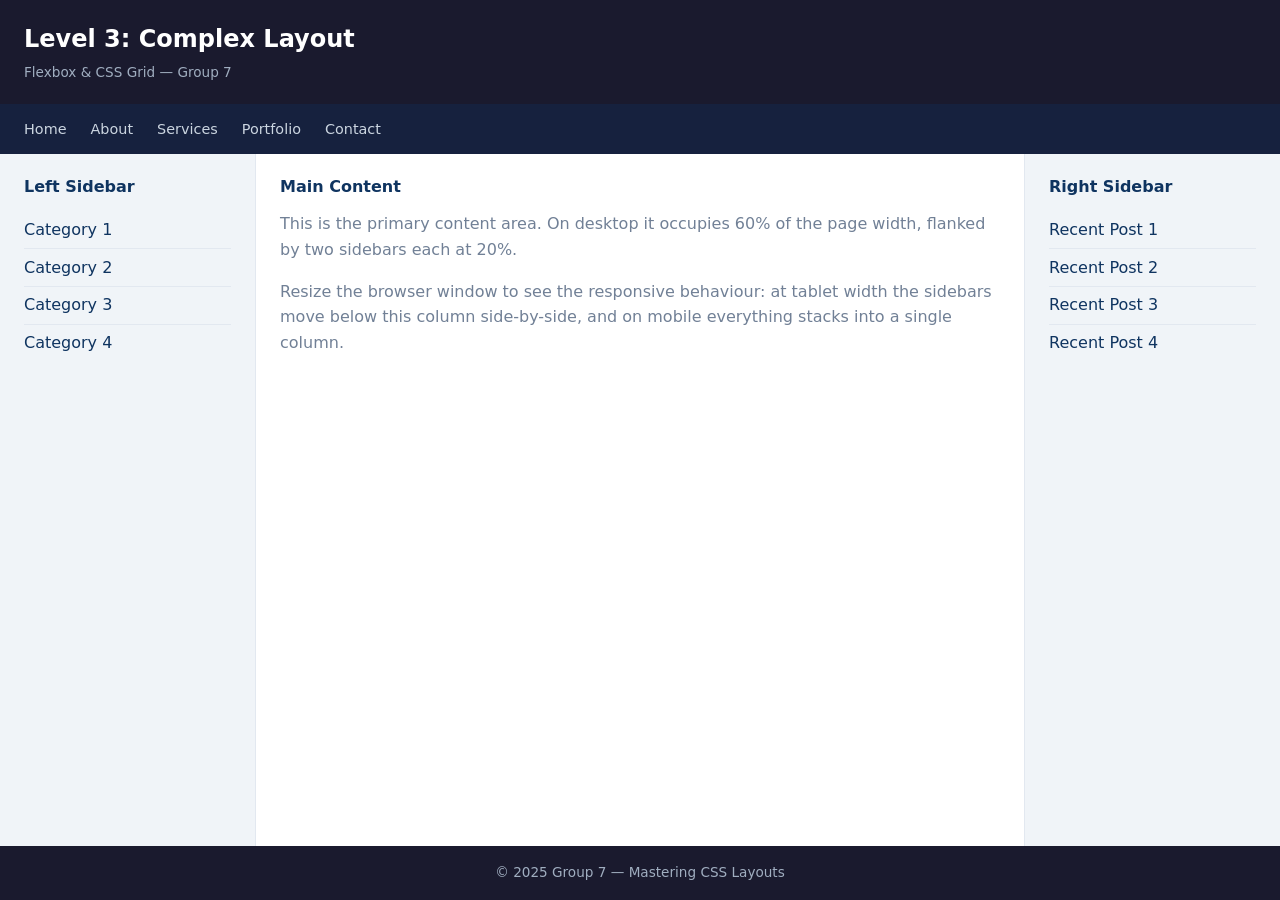
<file: level-3/index.html>
<!DOCTYPE html>
<html lang="en">
<head>
  <meta charset="UTF-8" />
  <meta name="viewport" content="width=device-width, initial-scale=1.0" />
  <title>Level 3 – Complex Layout</title>
  <!-- change href to grid-style.css to see the grid version -->
  <link rel="stylesheet" href="flexbox-style.css" />
</head>
<body>

  <header class="site-header">
    <h1>Level 3: Complex Layout</h1>
    <p>Flexbox &amp; CSS Grid — Group 7</p>
  </header>

  <nav class="site-nav">
    <ul>
      <li><a href="#">Home</a></li>
      <li><a href="#">About</a></li>
      <li><a href="#">Services</a></li>
      <li><a href="#">Portfolio</a></li>
      <li><a href="#">Contact</a></li>
    </ul>
  </nav>

  <div class="content-wrapper">

    <aside class="sidebar-left">
      <h2>Left Sidebar</h2>
      <ul>
        <li><a href="#">Category 1</a></li>
        <li><a href="#">Category 2</a></li>
        <li><a href="#">Category 3</a></li>
        <li><a href="#">Category 4</a></li>
      </ul>
    </aside>

    <main class="main-content">
      <h2>Main Content</h2>
      <p>
        This is the primary content area. On desktop it occupies 60% of the
        page width, flanked by two sidebars each at 20%.
      </p>
      <p>
        Resize the browser window to see the responsive behaviour:
        at tablet width the sidebars move below this column side-by-side,
        and on mobile everything stacks into a single column.
      </p>
    </main>

    <aside class="sidebar-right">
      <h2>Right Sidebar</h2>
      <ul>
        <li><a href="#">Recent Post 1</a></li>
        <li><a href="#">Recent Post 2</a></li>
        <li><a href="#">Recent Post 3</a></li>
        <li><a href="#">Recent Post 4</a></li>
      </ul>
    </aside>

  </div>

  <footer class="site-footer">
    <p>&copy; 2025 Group 7 &mdash; Mastering CSS Layouts</p>
  </footer>

</body>
</html>
</file>
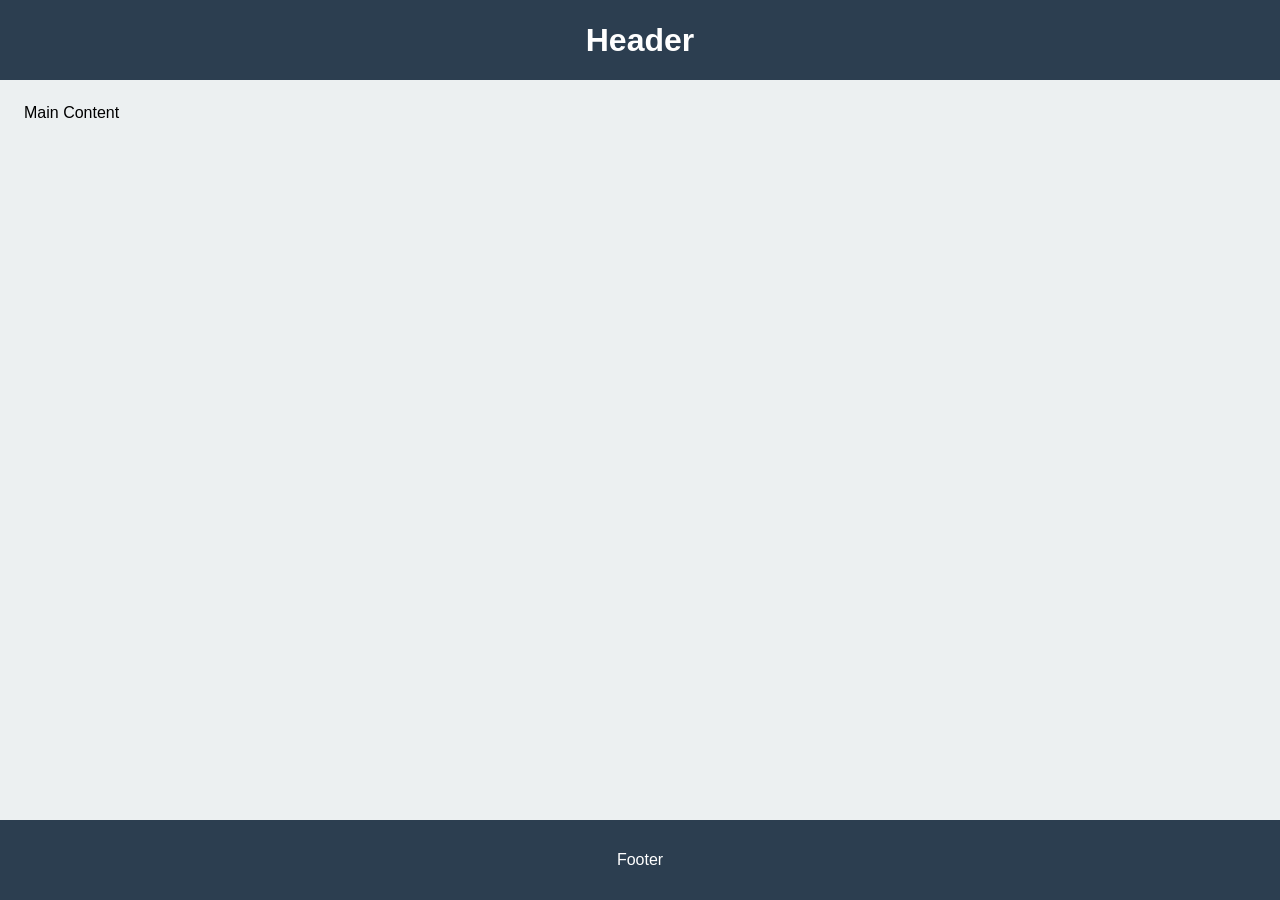
<file: Level_1/flexbox.html>
<!DOCTYPE html>
<html lang="en">
<head>
  <meta charset="UTF-8">
  <meta name="viewport" content="width=device-width, initial-scale=1.0">
  <title>Level 1 - Flexbox</title>
  <link rel="stylesheet" href="common.css">
  <link rel="stylesheet" href="flexbox-style.css">
</head>
<body>
  <header>
    <h1>Header</h1>
  </header>

  <main>
    <p>Main Content</p>
  </main>

  <footer>
    <p>Footer</p>
  </footer>
</body>
</html>
</file>
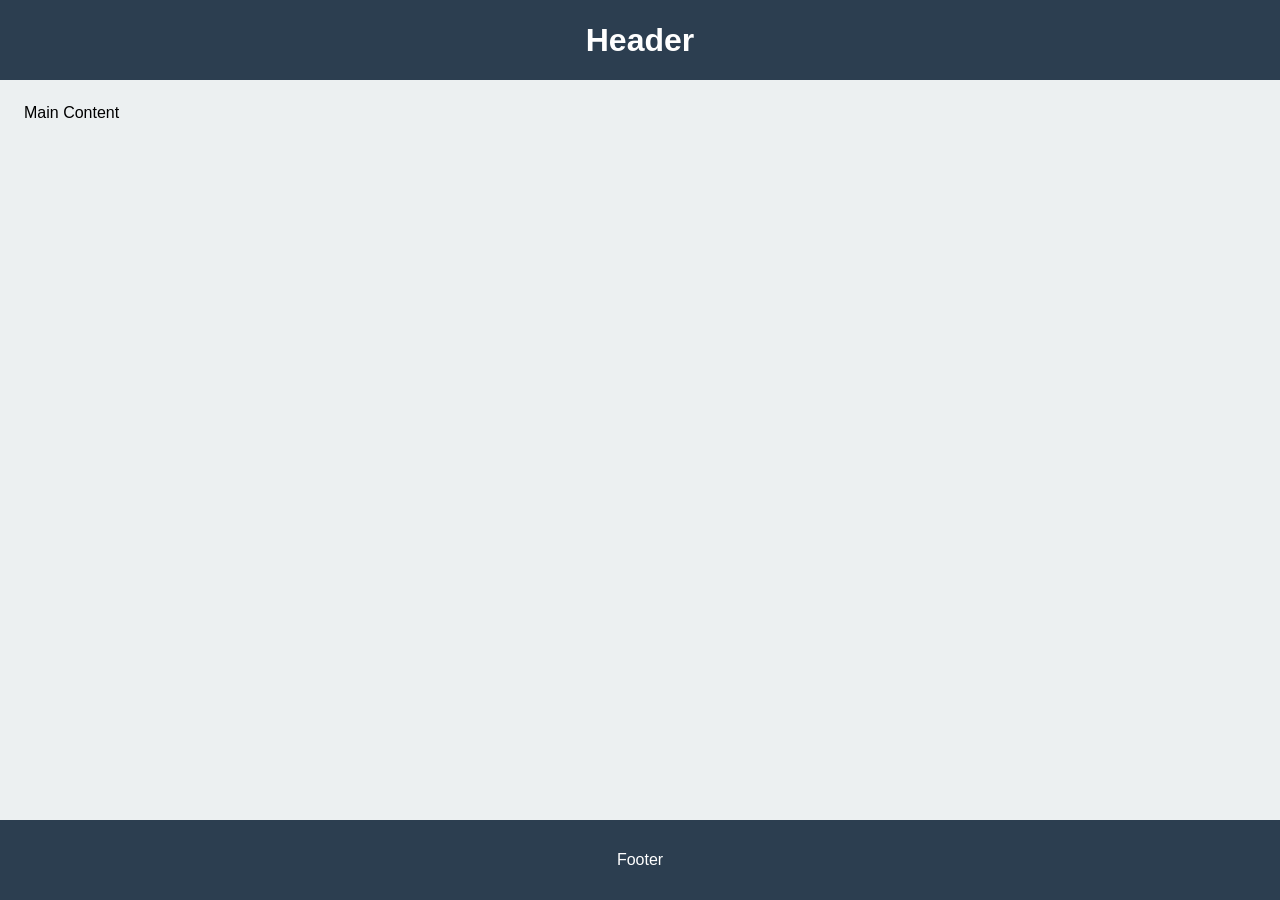
<file: Level_1/grid.html>
<!DOCTYPE html>
<html lang="en">
<head>
  <meta charset="UTF-8">
  <meta name="viewport" content="width=device-width, initial-scale=1.0">
  <title>Level 1 - Grid</title>
  <link rel="stylesheet" href="common.css">
  <link rel="stylesheet" href="grid-style.css">
</head>
<body>
  <header>
    <h1>Header</h1>
  </header>

  <main>
    <p>Main Content</p>
  </main>

  <footer>
    <p>Footer</p>
  </footer>
</body>
</html>
</file>
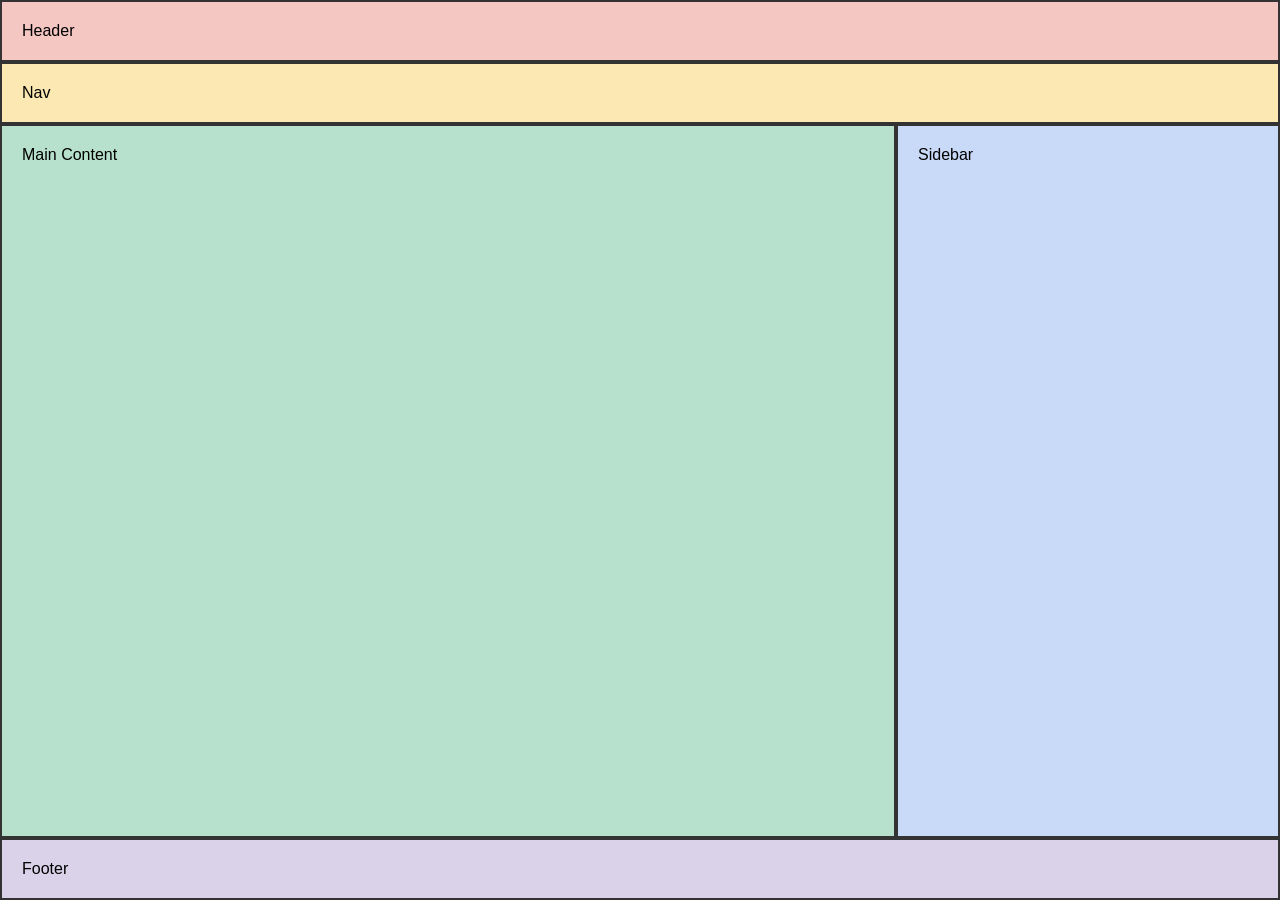
<file: Level_2/flexbox.html>
<!DOCTYPE html>
<html lang="en">
<head>
  <meta charset="UTF-8">
  <meta name="viewport" content="width=device-width, initial-scale=1">
  <title>Level 2 - Flexbox Layout</title>
  <link rel="stylesheet" href="flexbox-style.css">
</head>
<body>
  <header>Header</header>
  <nav>Nav</nav>
  <div class="content">
    <main>Main Content </main>
    <aside>Sidebar </aside>
  </div>

  <footer>Footer</footer>
</body>
</html>
</file>
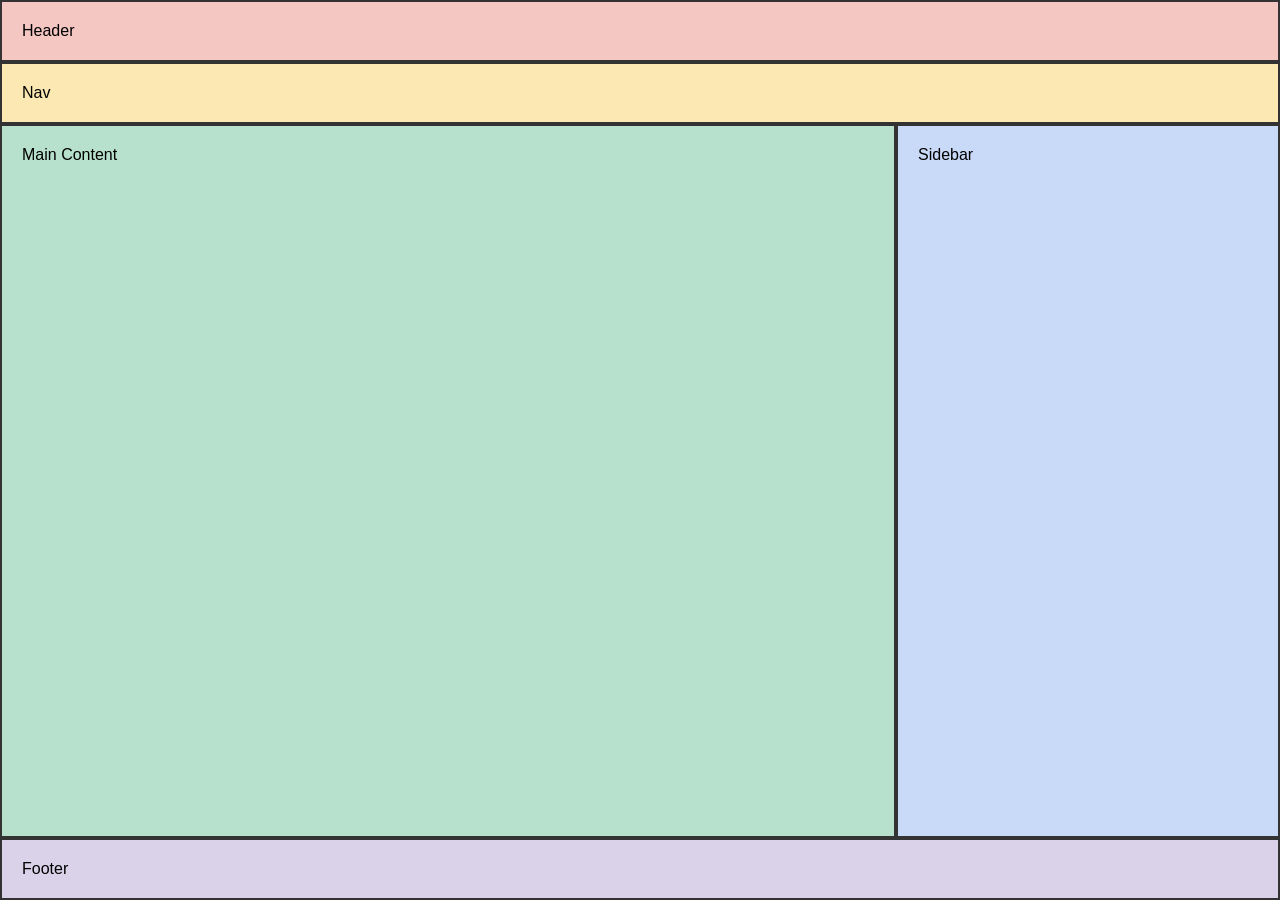
<file: Level_2/grid.html>
<!DOCTYPE html>
<html lang="en">
<head>
  <meta charset="UTF-8">
  <meta name="viewport" content="width=device-width, initial-scale=1">
  <title>Level 2 - Grid Layout</title>
  <link rel="stylesheet" href="grid-style.css">
</head>
<body>
  <header>Header</header>
  <nav>Nav</nav>
  <main>Main Content </main>
  <aside>Sidebar </aside>
  <footer>Footer</footer>
</body>
</html>
</file>
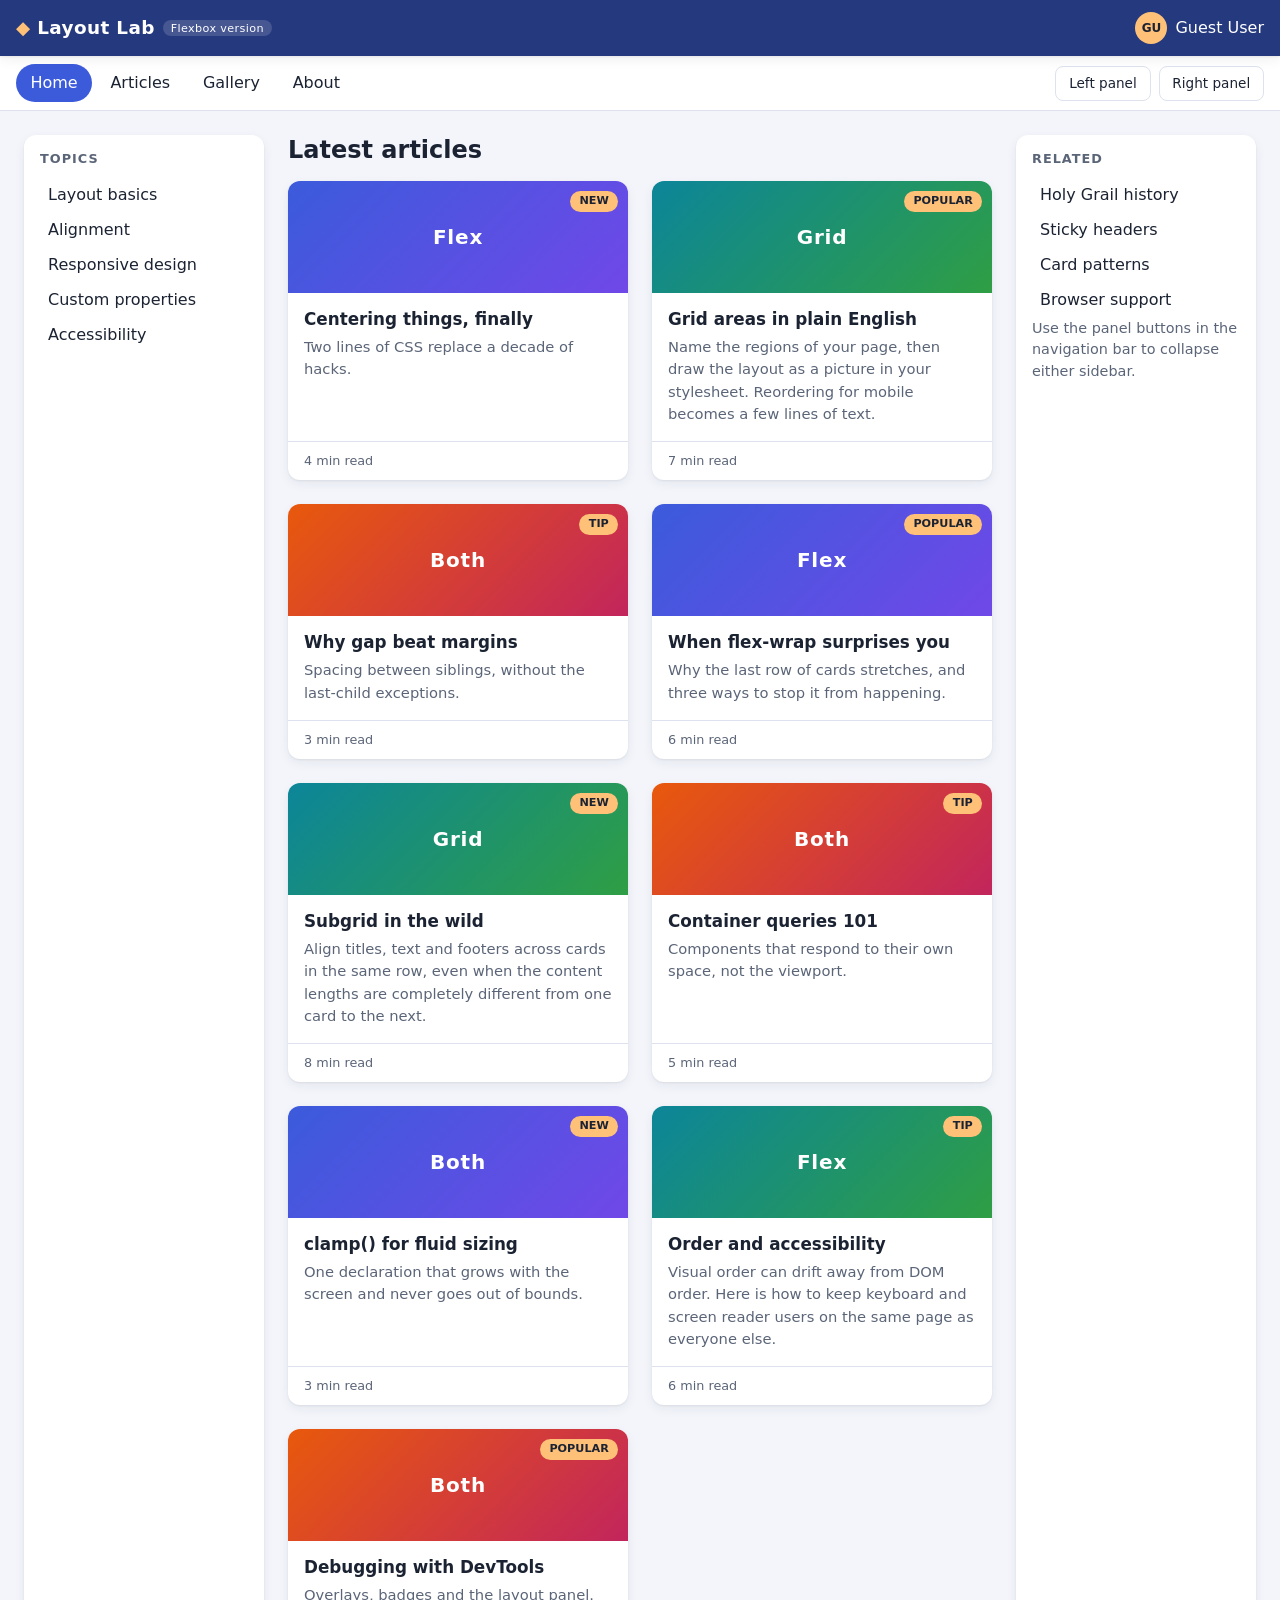
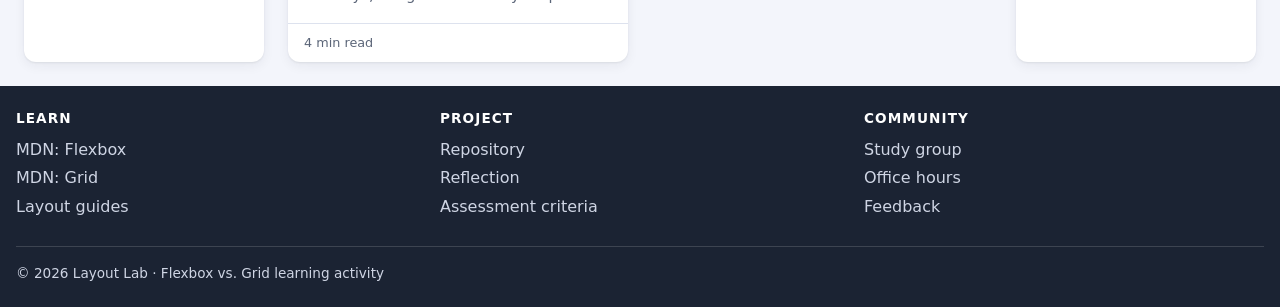
<file: Level_4/index-flexbox.html>
<!DOCTYPE html>
<html lang="en">
<head>
  <meta charset="utf-8">
  <meta name="viewport" content="width=device-width, initial-scale=1">
  <title>Holy Grail Layout · Flexbox version</title>
  <link rel="stylesheet" href="flexbox-style.css">
</head>
<body>
  <!-- Collapse state lives in two hidden checkboxes: no JavaScript needed -->
  <input type="checkbox" id="collapse-left" class="sr-only" aria-controls="sidebar-left">
  <input type="checkbox" id="collapse-right" class="sr-only" aria-controls="sidebar-right">

  <header class="site-header">
    <a class="logo" href="#"><span class="logo__mark" aria-hidden="true">◆</span> Layout Lab<span class="logo__mode">Flexbox version</span></a>
    <details class="user-menu">
      <summary><span class="avatar" aria-hidden="true">GU</span><span class="user-menu__name">Guest User</span></summary>
      <ul>
        <li><a href="#">Profile</a></li>
        <li><a href="#">Settings</a></li>
        <li><a href="#">Sign out</a></li>
      </ul>
    </details>
  </header>

  <nav class="site-nav" aria-label="Main">
    <ul class="site-nav__links">
      <li><a href="#" aria-current="page">Home</a></li>
      <li><a href="#">Articles</a></li>
      <li><a href="#">Gallery</a></li>
      <li><a href="#">About</a></li>
    </ul>
    <div class="site-nav__toggles">
      <label class="toggle-btn" for="collapse-left">Left panel</label>
      <label class="toggle-btn" for="collapse-right">Right panel</label>
    </div>
  </nav>

  <div class="page">
    <aside class="sidebar sidebar-left" id="sidebar-left" aria-label="Topics">
      <div class="sidebar__inner">
        <h2>Topics</h2>
        <ul>
          <li><a href="#">Layout basics</a></li>
          <li><a href="#">Alignment</a></li>
          <li><a href="#">Responsive design</a></li>
          <li><a href="#">Custom properties</a></li>
          <li><a href="#">Accessibility</a></li>
        </ul>
      </div>
    </aside>

    <main class="content">
      <h1>Latest articles</h1>
      <div class="cards">
        <article class="card">
          <div class="card__media"><span class="card__label">Flex</span><span class="badge">New</span></div>
          <div class="card__body">
            <h2>Centering things, finally</h2>
            <p>Two lines of CSS replace a decade of hacks.</p>
          </div>
          <div class="card__meta">4 min read</div>
        </article>
        <article class="card">
          <div class="card__media"><span class="card__label">Grid</span><span class="badge">Popular</span></div>
          <div class="card__body">
            <h2>Grid areas in plain English</h2>
            <p>Name the regions of your page, then draw the layout as a picture in your stylesheet. Reordering for mobile becomes a few lines of text.</p>
          </div>
          <div class="card__meta">7 min read</div>
        </article>
        <article class="card">
          <div class="card__media"><span class="card__label">Both</span><span class="badge">Tip</span></div>
          <div class="card__body">
            <h2>Why gap beat margins</h2>
            <p>Spacing between siblings, without the last-child exceptions.</p>
          </div>
          <div class="card__meta">3 min read</div>
        </article>
        <article class="card">
          <div class="card__media"><span class="card__label">Flex</span><span class="badge">Popular</span></div>
          <div class="card__body">
            <h2>When flex-wrap surprises you</h2>
            <p>Why the last row of cards stretches, and three ways to stop it from happening.</p>
          </div>
          <div class="card__meta">6 min read</div>
        </article>
        <article class="card">
          <div class="card__media"><span class="card__label">Grid</span><span class="badge">New</span></div>
          <div class="card__body">
            <h2>Subgrid in the wild</h2>
            <p>Align titles, text and footers across cards in the same row, even when the content lengths are completely different from one card to the next.</p>
          </div>
          <div class="card__meta">8 min read</div>
        </article>
        <article class="card">
          <div class="card__media"><span class="card__label">Both</span><span class="badge">Tip</span></div>
          <div class="card__body">
            <h2>Container queries 101</h2>
            <p>Components that respond to their own space, not the viewport.</p>
          </div>
          <div class="card__meta">5 min read</div>
        </article>
        <article class="card">
          <div class="card__media"><span class="card__label">Both</span><span class="badge">New</span></div>
          <div class="card__body">
            <h2>clamp() for fluid sizing</h2>
            <p>One declaration that grows with the screen and never goes out of bounds.</p>
          </div>
          <div class="card__meta">3 min read</div>
        </article>
        <article class="card">
          <div class="card__media"><span class="card__label">Flex</span><span class="badge">Tip</span></div>
          <div class="card__body">
            <h2>Order and accessibility</h2>
            <p>Visual order can drift away from DOM order. Here is how to keep keyboard and screen reader users on the same page as everyone else.</p>
          </div>
          <div class="card__meta">6 min read</div>
        </article>
        <article class="card">
          <div class="card__media"><span class="card__label">Both</span><span class="badge">Popular</span></div>
          <div class="card__body">
            <h2>Debugging with DevTools</h2>
            <p>Overlays, badges and the layout panel.</p>
          </div>
          <div class="card__meta">4 min read</div>
        </article>
      </div>
    </main>

    <aside class="sidebar sidebar-right" id="sidebar-right" aria-label="Related">
      <div class="sidebar__inner">
        <h2>Related</h2>
        <ul>
          <li><a href="#">Holy Grail history</a></li>
          <li><a href="#">Sticky headers</a></li>
          <li><a href="#">Card patterns</a></li>
          <li><a href="#">Browser support</a></li>
        </ul>
        <p>Use the panel buttons in the navigation bar to collapse either sidebar.</p>
      </div>
    </aside>
  </div>

  <footer class="site-footer">
    <div class="footer-col">
      <h2>Learn</h2>
      <ul>
        <li><a href="#">MDN: Flexbox</a></li>
        <li><a href="#">MDN: Grid</a></li>
        <li><a href="#">Layout guides</a></li>
      </ul>
    </div>
    <div class="footer-col">
      <h2>Project</h2>
      <ul>
        <li><a href="#">Repository</a></li>
        <li><a href="#">Reflection</a></li>
        <li><a href="#">Assessment criteria</a></li>
      </ul>
    </div>
    <div class="footer-col">
      <h2>Community</h2>
      <ul>
        <li><a href="#">Study group</a></li>
        <li><a href="#">Office hours</a></li>
        <li><a href="#">Feedback</a></li>
      </ul>
    </div>
    <p class="footer-legal">© 2026 Layout Lab · Flexbox vs. Grid learning activity</p>
  </footer>
</body>
</html>
</file>
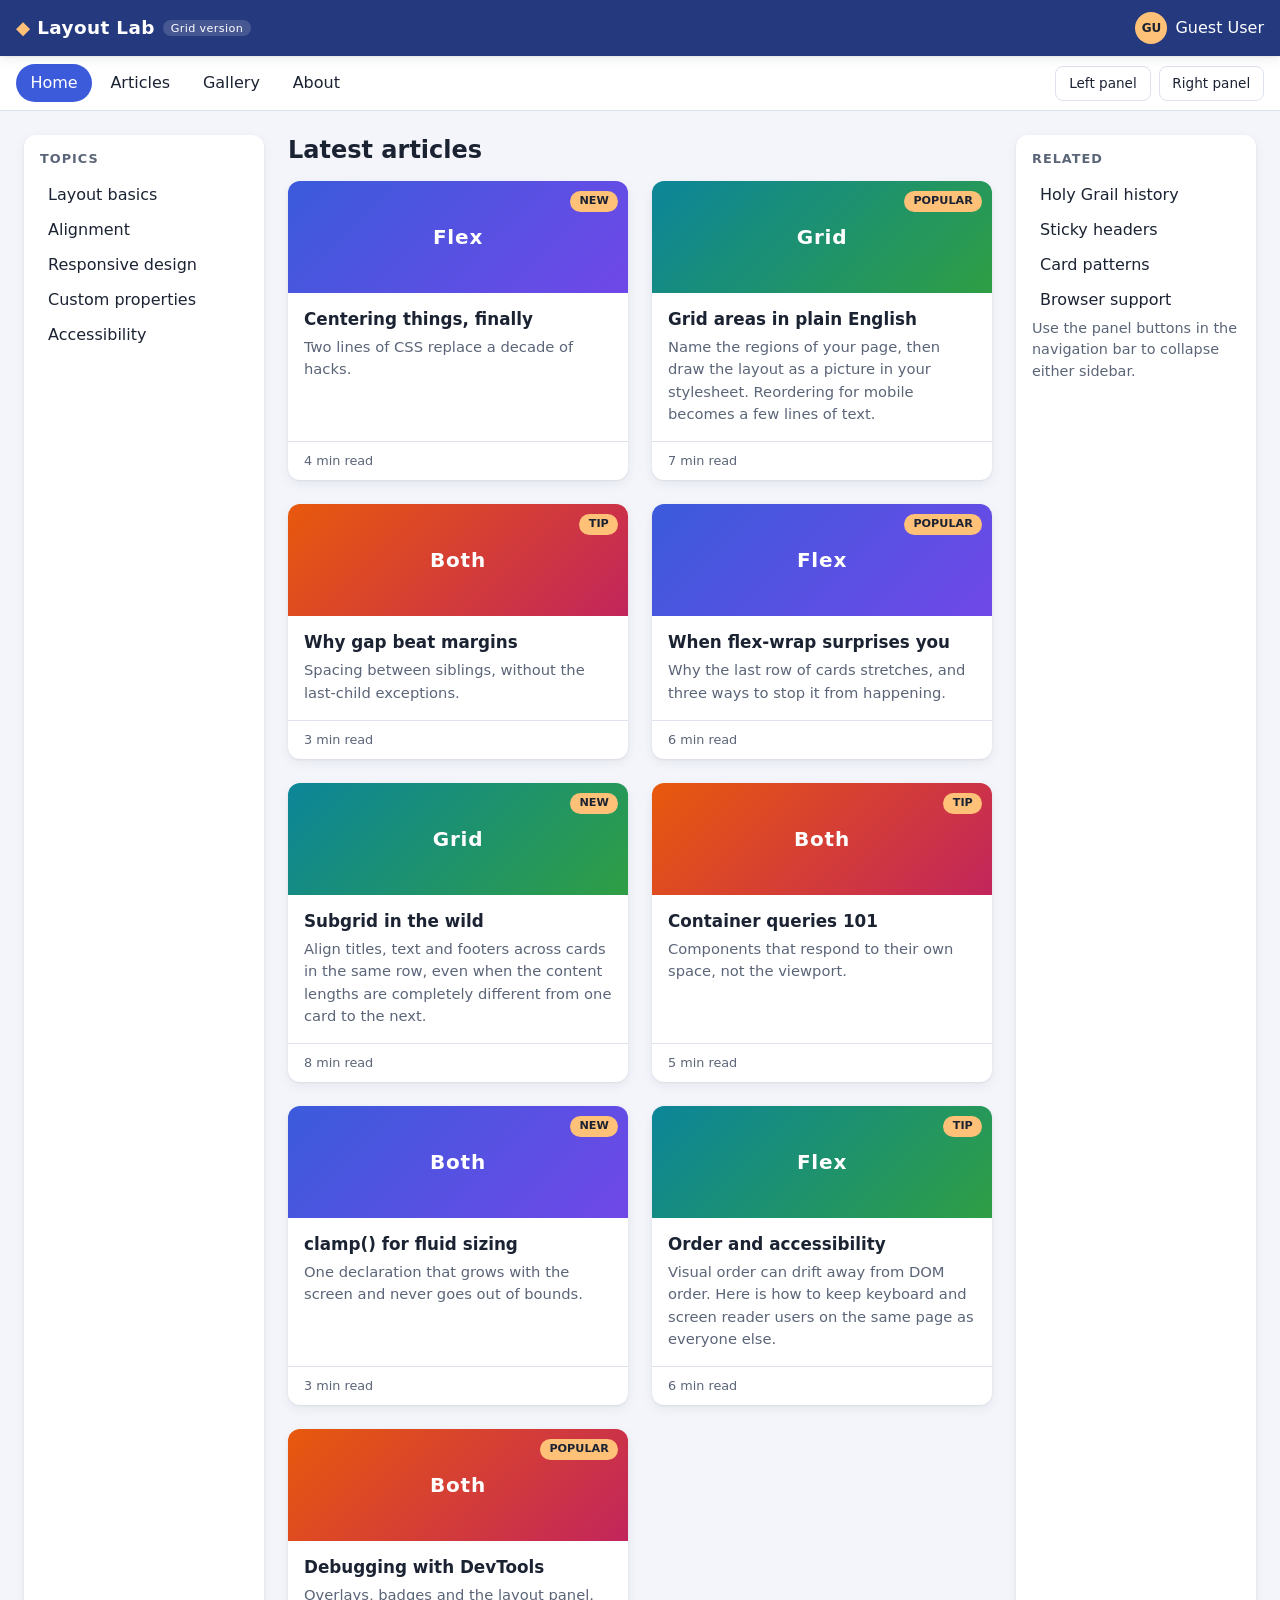
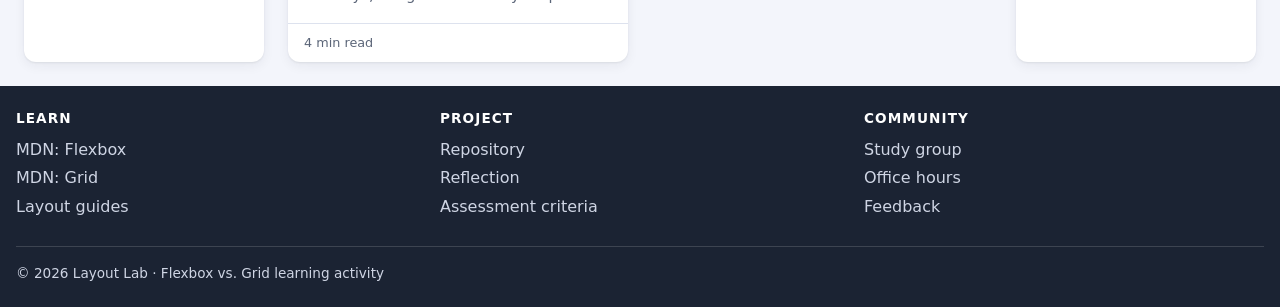
<file: Level_4/index-grid.html>
<!DOCTYPE html>
<html lang="en">
<head>
  <meta charset="utf-8">
  <meta name="viewport" content="width=device-width, initial-scale=1">
  <title>Holy Grail Layout · Grid version</title>
  <link rel="stylesheet" href="grid-style.css">
</head>
<body>
  <!-- Collapse state lives in two hidden checkboxes: no JavaScript needed -->
  <input type="checkbox" id="collapse-left" class="sr-only" aria-controls="sidebar-left">
  <input type="checkbox" id="collapse-right" class="sr-only" aria-controls="sidebar-right">

  <header class="site-header">
    <a class="logo" href="#"><span class="logo__mark" aria-hidden="true">◆</span> Layout Lab<span class="logo__mode">Grid version</span></a>
    <details class="user-menu">
      <summary><span class="avatar" aria-hidden="true">GU</span><span class="user-menu__name">Guest User</span></summary>
      <ul>
        <li><a href="#">Profile</a></li>
        <li><a href="#">Settings</a></li>
        <li><a href="#">Sign out</a></li>
      </ul>
    </details>
  </header>

  <nav class="site-nav" aria-label="Main">
    <ul class="site-nav__links">
      <li><a href="#" aria-current="page">Home</a></li>
      <li><a href="#">Articles</a></li>
      <li><a href="#">Gallery</a></li>
      <li><a href="#">About</a></li>
    </ul>
    <div class="site-nav__toggles">
      <label class="toggle-btn" for="collapse-left">Left panel</label>
      <label class="toggle-btn" for="collapse-right">Right panel</label>
    </div>
  </nav>

  <div class="page">
    <aside class="sidebar sidebar-left" id="sidebar-left" aria-label="Topics">
      <div class="sidebar__inner">
        <h2>Topics</h2>
        <ul>
          <li><a href="#">Layout basics</a></li>
          <li><a href="#">Alignment</a></li>
          <li><a href="#">Responsive design</a></li>
          <li><a href="#">Custom properties</a></li>
          <li><a href="#">Accessibility</a></li>
        </ul>
      </div>
    </aside>

    <main class="content">
      <h1>Latest articles</h1>
      <div class="cards">
        <article class="card">
          <div class="card__media"><span class="card__label">Flex</span><span class="badge">New</span></div>
          <div class="card__body">
            <h2>Centering things, finally</h2>
            <p>Two lines of CSS replace a decade of hacks.</p>
          </div>
          <div class="card__meta">4 min read</div>
        </article>
        <article class="card">
          <div class="card__media"><span class="card__label">Grid</span><span class="badge">Popular</span></div>
          <div class="card__body">
            <h2>Grid areas in plain English</h2>
            <p>Name the regions of your page, then draw the layout as a picture in your stylesheet. Reordering for mobile becomes a few lines of text.</p>
          </div>
          <div class="card__meta">7 min read</div>
        </article>
        <article class="card">
          <div class="card__media"><span class="card__label">Both</span><span class="badge">Tip</span></div>
          <div class="card__body">
            <h2>Why gap beat margins</h2>
            <p>Spacing between siblings, without the last-child exceptions.</p>
          </div>
          <div class="card__meta">3 min read</div>
        </article>
        <article class="card">
          <div class="card__media"><span class="card__label">Flex</span><span class="badge">Popular</span></div>
          <div class="card__body">
            <h2>When flex-wrap surprises you</h2>
            <p>Why the last row of cards stretches, and three ways to stop it from happening.</p>
          </div>
          <div class="card__meta">6 min read</div>
        </article>
        <article class="card">
          <div class="card__media"><span class="card__label">Grid</span><span class="badge">New</span></div>
          <div class="card__body">
            <h2>Subgrid in the wild</h2>
            <p>Align titles, text and footers across cards in the same row, even when the content lengths are completely different from one card to the next.</p>
          </div>
          <div class="card__meta">8 min read</div>
        </article>
        <article class="card">
          <div class="card__media"><span class="card__label">Both</span><span class="badge">Tip</span></div>
          <div class="card__body">
            <h2>Container queries 101</h2>
            <p>Components that respond to their own space, not the viewport.</p>
          </div>
          <div class="card__meta">5 min read</div>
        </article>
        <article class="card">
          <div class="card__media"><span class="card__label">Both</span><span class="badge">New</span></div>
          <div class="card__body">
            <h2>clamp() for fluid sizing</h2>
            <p>One declaration that grows with the screen and never goes out of bounds.</p>
          </div>
          <div class="card__meta">3 min read</div>
        </article>
        <article class="card">
          <div class="card__media"><span class="card__label">Flex</span><span class="badge">Tip</span></div>
          <div class="card__body">
            <h2>Order and accessibility</h2>
            <p>Visual order can drift away from DOM order. Here is how to keep keyboard and screen reader users on the same page as everyone else.</p>
          </div>
          <div class="card__meta">6 min read</div>
        </article>
        <article class="card">
          <div class="card__media"><span class="card__label">Both</span><span class="badge">Popular</span></div>
          <div class="card__body">
            <h2>Debugging with DevTools</h2>
            <p>Overlays, badges and the layout panel.</p>
          </div>
          <div class="card__meta">4 min read</div>
        </article>
      </div>
    </main>

    <aside class="sidebar sidebar-right" id="sidebar-right" aria-label="Related">
      <div class="sidebar__inner">
        <h2>Related</h2>
        <ul>
          <li><a href="#">Holy Grail history</a></li>
          <li><a href="#">Sticky headers</a></li>
          <li><a href="#">Card patterns</a></li>
          <li><a href="#">Browser support</a></li>
        </ul>
        <p>Use the panel buttons in the navigation bar to collapse either sidebar.</p>
      </div>
    </aside>
  </div>

  <footer class="site-footer">
    <div class="footer-col">
      <h2>Learn</h2>
      <ul>
        <li><a href="#">MDN: Flexbox</a></li>
        <li><a href="#">MDN: Grid</a></li>
        <li><a href="#">Layout guides</a></li>
      </ul>
    </div>
    <div class="footer-col">
      <h2>Project</h2>
      <ul>
        <li><a href="#">Repository</a></li>
        <li><a href="#">Reflection</a></li>
        <li><a href="#">Assessment criteria</a></li>
      </ul>
    </div>
    <div class="footer-col">
      <h2>Community</h2>
      <ul>
        <li><a href="#">Study group</a></li>
        <li><a href="#">Office hours</a></li>
        <li><a href="#">Feedback</a></li>
      </ul>
    </div>
    <p class="footer-legal">© 2026 Layout Lab · Flexbox vs. Grid learning activity</p>
  </footer>
</body>
</html>
</file>
<file: level-3/flexbox-style.css>
/* Level 3 - Flexbox Layout */
*, *::before, *::after {
  box-sizing: border-box;
  margin: 0;
  padding: 0;
}

:root {
  --clr-header:   #1a1a2e;
  --clr-nav:      #16213e;
  --clr-sidebar:  #f0f4f8;
  --clr-main:     #ffffff;
  --clr-footer:   #1a1a2e;
  --clr-accent:   #0f3460;
  --clr-text:     #2d3748;
  --clr-muted:    #718096;
  --pad:          1.25rem 1.5rem;
}


body {
  font-family: system-ui, -apple-system, sans-serif;
  color: var(--clr-text);
  line-height: 1.6;
  min-height: 100vh;
}

h1 { font-size: 1.5rem; font-weight: 700; }
h2 { font-size: 1rem;   font-weight: 600; margin-bottom: .75rem; color: var(--clr-accent); }

a  { color: var(--clr-accent); text-decoration: none; }
a:hover { text-decoration: underline; }

ul { list-style: none; }


.site-header {
  background: var(--clr-header);
  color: #fff;
  padding: var(--pad);
}
.site-header p { font-size: .85rem; color: #a0aec0; margin-top: .25rem; }

.site-nav {
  background: var(--clr-nav);
  padding: .75rem 1.5rem;
}
.site-nav ul { display: flex; gap: 1.5rem; }
.site-nav a  { color: #cbd5e0; font-size: .9rem; }
.site-nav a:hover { color: #fff; text-decoration: none; }

.sidebar-left,
.sidebar-right {
  background: var(--clr-sidebar);
  padding: var(--pad);
  border-right: 1px solid #e2e8f0;
}
.sidebar-right { border-right: none; border-left: 1px solid #e2e8f0; }

.sidebar-left li,
.sidebar-right li { padding: .35rem 0; border-bottom: 1px solid #e2e8f0; }
.sidebar-left li:last-child,
.sidebar-right li:last-child { border-bottom: none; }

.main-content {
  background: var(--clr-main);
  padding: var(--pad);
}
.main-content p { margin-bottom: 1rem; color: var(--clr-muted); }
.main-content p:last-child { margin-bottom: 0; }

.site-footer {
  background: var(--clr-footer);
  color: #a0aec0;
  text-align: center;
  padding: 1rem;
  font-size: .85rem;
}

/* flexbox layout */
body {
  display: flex;
  flex-direction: column;
}


.content-wrapper {
  display: flex;
  flex: 1;
}


.sidebar-left  { flex: 0 0 20%; }
.main-content  { flex: 1; }
.sidebar-right { flex: 0 0 20%; }

/* tablet */
@media (max-width: 768px) {
  .content-wrapper { flex-wrap: wrap; }

  .main-content  { flex: 0 0 100%; order: 1; }
  .sidebar-left  { flex: 0 0 50%;  order: 2; border-right: 1px solid #e2e8f0; border-left: none; }
  .sidebar-right { flex: 0 0 50%;  order: 3; border-left: 1px solid #e2e8f0; }
}

/* mobile */
@media (max-width: 480px) {
  .sidebar-left,
  .sidebar-right,
  .main-content  { flex: 0 0 100%; }

  .sidebar-left  { border-right: none; border-bottom: 1px solid #e2e8f0; }
  .sidebar-right { border-left:  none; border-top:    1px solid #e2e8f0; }
}
</file>
<file: Level_1/common.css>
/* Shared cosmetic styles used by BOTH the Flexbox and Grid versions.
   Only layout-specific rules live in flexbox-style.css / grid-style.css. */
* {
  box-sizing: border-box;
}

body {
  margin: 0;
  font-family: Arial, sans-serif;
}

header,
footer {
  background: #2c3e50;
  color: #fff;
  /* centres the text inside the bars (not part of the page layout) */
  display: flex;
  align-items: center;
  justify-content: center;
}

h1,
p {
  margin: 0;
}

main {
  background: #ecf0f1;
  padding: 1.5rem;
}
</file>
<file: Level_1/flexbox-style.css>
/* ===== Level 1: Flexbox layout =====
   The body is a vertical flex container. Header and footer keep a fixed
   height, and <main> grows to take whatever space is left. */

body {
  min-height: 100vh;
  display: flex;
  flex-direction: column;
}

header,
footer {
  height: 80px;
  flex-shrink: 0; /* fixed height: never squashed */
}

main {
  flex-grow: 1; /* expands to fill the available space */
}

/* ===== Mobile (stacked, smaller bars) ===== */
@media (max-width: 600px) {
  header,
  footer {
    height: 60px;
  }

  main {
    padding: 1rem;
  }
}
</file>
<file: Level_1/grid-style.css>
/* ===== Level 1: Grid layout =====
   The body is a grid with three rows: fixed header, flexible main
   (1fr = all remaining space), fixed footer. */

body {
  min-height: 100vh;
  display: grid;
  grid-template-rows: 80px 1fr 80px;
  grid-template-areas:
    "header"
    "main"
    "footer";
}

header { grid-area: header; }
main   { grid-area: main; }
footer { grid-area: footer; }

/* ===== Mobile (stacked, smaller bars) ===== */
@media (max-width: 600px) {
  body {
    grid-template-rows: 60px 1fr 60px;
  }

  main {
    padding: 1rem;
  }
}
</file>
<file: Level_2/flexbox-style.css>
* {
  box-sizing: border-box;
  margin: 0;
}

body {
  display: flex;
  flex-direction: column;
  min-height: 100vh;
  font-family: Arial, sans-serif;
}

header,
nav,
main,
aside,
footer {
  padding: 20px;
  border: 2px solid #333;
}

header { background: #f4c7c3; }
nav    { background: #fce8b2; }
main   { background: #b7e1cd; }
aside  { background: #c9daf8; }
footer { background: #d9d2e9; }

.content {
  display: flex;
  flex: 1;
}

main  { flex: 0 0 70%; }
aside { flex: 0 0 30%; }

@media (max-width: 768px) {
  .content {
    flex-direction: column;
  }


  main,
  aside {
    flex: 1 1 auto;
  }
}
</file>
<file: Level_2/grid-style.css>
* {
  box-sizing: border-box;
  margin: 0;
}

body {
  display: grid;
  grid-template-columns: 7fr 3fr;
  grid-template-rows: auto auto 1fr auto;
  grid-template-areas:
    "header header"
    "nav    nav"
    "main   sidebar"
    "footer footer";
  min-height: 100vh;
  font-family: Arial, sans-serif;
}

header,
nav,
main,
aside,
footer {
  padding: 20px;
  border: 2px solid #333;
}
header { grid-area: header;  background: #f4c7c3; }
nav    { grid-area: nav;     background: #fce8b2; }
main   { grid-area: main;    background: #b7e1cd; }
aside  { grid-area: sidebar; background: #c9daf8; }
footer { grid-area: footer;  background: #d9d2e9; }
@media (max-width: 768px) {
  body {
    grid-template-columns: 1fr;
    grid-template-rows: auto auto 1fr auto auto;
    grid-template-areas:
      "header"
      "nav"
      "main"
      "sidebar"
      "footer";
  }
}
</file>
<file: Level_4/flexbox-style.css>
/* flexbox-style.css — Level 4 "Holy Grail" layout, built with Flexbox.
   One self-contained stylesheet: PART 1 is the shared visual theme (identical in
   both versions), PART 2 is the Flexbox-specific layout.
   Mobile-first; breakpoints at 600px, 900px and 1200px, plus container queries
   for the card columns (4 layouts in total). */

/* ==========================================================================
   PART 1 — THEME (colors, type, component skins; same in both versions)
   ========================================================================== */

:root {
  --color-bg: #f3f5fb;
  --color-surface: #ffffff;
  --color-ink: #1b2333;
  --color-muted: #5b6578;
  --color-brand: #3b5bdb;
  --color-brand-dark: #25397f;
  --color-accent: #ffc078;
  --color-line: #dde2ee;
  --radius: 0.75rem;
  --header-h: 3.5rem;
  --shadow: 0 1px 2px rgb(27 35 51 / 0.08), 0 4px 12px rgb(27 35 51 / 0.06);

  /* layout tokens (overridden per breakpoint below) */
  --gap: clamp(0.75rem, 2vw, 1.5rem);
  --sidebar-w: 11rem;            /* overridden per breakpoint */
  --left-w: var(--sidebar-w);    /* becomes 0px when collapsed */
  --right-w: var(--sidebar-w);
}

*,
*::before,
*::after { box-sizing: border-box; }

body {
  margin: 0;
  font: 16px/1.5 system-ui, -apple-system, "Segoe UI", Roboto, sans-serif;
  color: var(--color-ink);
  background: var(--color-bg);
}

h1, h2, h3 { line-height: 1.25; }
a { color: inherit; text-decoration: none; }
ul { list-style: none; margin: 0; padding: 0; }

/* Visually hidden, still focusable (drives the collapse toggles, no JS) */
.sr-only {
  position: absolute;
  width: 1px;
  height: 1px;
  overflow: hidden;
  clip: rect(0 0 0 0);
  white-space: nowrap;
}

/* ---------- Header ---------- */
.site-header {
  height: var(--header-h);
  padding: 0 1rem;
  background: var(--color-brand-dark);
  color: #fff;
  box-shadow: var(--shadow);
  z-index: 20;
}
.logo { font-weight: 700; font-size: 1.15rem; letter-spacing: 0.02em; }
.logo__mark { color: var(--color-accent); }
.logo__mode {
  margin-left: 0.5rem;
  padding: 0.1rem 0.5rem;
  border-radius: 999px;
  background: rgb(255 255 255 / 0.15);
  font-size: 0.7rem;
  font-weight: 500;
  vertical-align: middle;
}

.user-menu { position: relative; }
.user-menu summary {
  display: flex;
  align-items: center;
  gap: 0.5rem;
  cursor: pointer;
  list-style: none;
}
.user-menu summary::-webkit-details-marker { display: none; }
.avatar {
  display: grid;
  place-items: center;
  width: 2rem;
  height: 2rem;
  border-radius: 50%;
  background: var(--color-accent);
  color: var(--color-ink);
  font-size: 0.75rem;
  font-weight: 700;
}
.user-menu ul {
  position: absolute;
  right: 0;
  top: calc(100% + 0.5rem);
  min-width: 10rem;
  padding: 0.4rem;
  background: #fff;
  color: var(--color-ink);
  border-radius: var(--radius);
  box-shadow: var(--shadow);
}
.user-menu li a { display: block; padding: 0.4rem 0.7rem; border-radius: 0.4rem; }
.user-menu li a:hover { background: var(--color-bg); }

/* ---------- Navigation ---------- */
.site-nav {
  padding: 0.5rem 1rem;
  background: var(--color-surface);
  border-bottom: 1px solid var(--color-line);
}
.site-nav__links a {
  display: block;
  padding: 0.45rem 0.9rem;
  border-radius: 999px;
  text-align: center;
  font-weight: 500;
}
.site-nav__links a:hover,
.site-nav__links a[aria-current="page"] { background: var(--color-brand); color: #fff; }

.toggle-btn {
  padding: 0.4rem 0.8rem;
  border: 1px solid var(--color-line);
  border-radius: 0.5rem;
  background: var(--color-surface);
  font-size: 0.85rem;
  cursor: pointer;
  user-select: none;
}
.toggle-btn:hover { border-color: var(--color-brand); }
body:has(#collapse-left:checked) label[for="collapse-left"],
body:has(#collapse-right:checked) label[for="collapse-right"] {
  background: var(--color-brand);
  border-color: var(--color-brand);
  color: #fff;
}
body:has(#collapse-left:focus-visible) label[for="collapse-left"],
body:has(#collapse-right:focus-visible) label[for="collapse-right"] {
  outline: 2px solid var(--color-brand);
  outline-offset: 2px;
}

/* ---------- Sidebars ---------- */
.sidebar { background: var(--color-surface); border-radius: var(--radius); box-shadow: var(--shadow); }
.sidebar__inner { padding: 1rem; }
.sidebar h2 {
  margin: 0 0 0.6rem;
  font-size: 0.8rem;
  text-transform: uppercase;
  letter-spacing: 0.08em;
  color: var(--color-muted);
}
.sidebar li a { display: block; padding: 0.35rem 0.5rem; border-radius: 0.4rem; }
.sidebar li a:hover { background: var(--color-bg); }
.sidebar p { margin: 0; color: var(--color-muted); font-size: 0.9rem; }

/* ---------- Main content + cards ---------- */
.content h1 { margin: 0 0 1rem; font-size: 1.5rem; }

.card {
  background: var(--color-surface);
  border-radius: var(--radius);
  box-shadow: var(--shadow);
  overflow: hidden;
}
.card__media {
  min-height: 7rem;
  background: linear-gradient(135deg, #3b5bdb, #7048e8);
}
.card:nth-child(3n + 2) .card__media { background: linear-gradient(135deg, #0c8599, #2f9e44); }
.card:nth-child(3n) .card__media { background: linear-gradient(135deg, #e8590c, #c2255c); }
.card__label { color: #fff; font-size: 1.25rem; font-weight: 700; letter-spacing: 0.04em; }
.badge {
  padding: 0.15rem 0.6rem;
  border-radius: 999px;
  background: var(--color-accent);
  color: var(--color-ink);
  font-size: 0.7rem;
  font-weight: 700;
  text-transform: uppercase;
}
.card__body { padding: 1rem; }
.card__body h2 { margin: 0 0 0.4rem; font-size: 1.05rem; }
.card__body p { margin: 0; color: var(--color-muted); font-size: 0.92rem; }
.card__meta {
  padding: 0.6rem 1rem;
  border-top: 1px solid var(--color-line);
  color: var(--color-muted);
  font-size: 0.8rem;
}

/* ---------- Footer ---------- */
.site-footer { padding: 1.5rem 1rem; background: var(--color-ink); color: #cfd5e4; }
.site-footer h2 {
  margin: 0 0 0.5rem;
  font-size: 0.85rem;
  text-transform: uppercase;
  letter-spacing: 0.08em;
  color: #fff;
}
.site-footer li a { display: inline-block; padding: 0.15rem 0; }
.site-footer a:hover { color: #fff; text-decoration: underline; }
.footer-legal {
  margin: 0;
  padding-top: 1rem;
  border-top: 1px solid rgb(255 255 255 / 0.15);
  font-size: 0.85rem;
}

@media (max-width: 599.98px) {
  .user-menu__name { display: none; }
}

@media (prefers-reduced-motion: reduce) {
  * { transition: none !important; }
}

/* ==========================================================================
   PART 2 — LAYOUT (Flexbox only)
   ========================================================================== */

/* Collapse state, driven by the hidden checkboxes (no JavaScript) */
body:has(#collapse-left:checked)  { --left-w: 0px; }
body:has(#collapse-right:checked) { --right-w: 0px; }

/* ---------- Page skeleton: header / nav / page / footer ---------- */
body {
  display: flex;
  flex-direction: column;
  min-height: 100dvh;
}

.site-header {
  position: sticky;            /* stays at the top while scrolling */
  top: 0;
  display: flex;
  align-items: center;
  justify-content: space-between;
  gap: var(--gap);
}
.logo { align-self: center; }

.site-nav {
  display: flex;
  flex-wrap: wrap;
  align-items: center;
  gap: 0.5rem var(--gap);
}
.site-nav__links { display: flex; flex: 1 1 100%; flex-wrap: wrap; gap: 0.25rem; }
.site-nav__links li { flex: 1 1 calc(50% - 0.25rem); }
.site-nav__toggles { display: flex; gap: 0.5rem; margin-left: auto; }

/* ---------- Three-column row (mobile: everything stacks) ---------- */
.page {
  flex: 1 0 auto;              /* pushes the footer to the bottom */
  display: flex;
  flex-wrap: wrap;
  gap: var(--gap);
  padding: var(--gap);
}
.content {
  order: -1;                   /* main content first on small screens */
  flex: 1 1 100%;
  min-width: 0;
  container: content / inline-size;
}
.sidebar { flex: 1 1 100%; }

/* ---------- Cards: reflow with the container, not the viewport ---------- */
.cards { display: flex; flex-wrap: wrap; gap: var(--gap); }
.card { flex: 1 1 100%; display: flex; flex-direction: column; }
.card__body { flex: 1 1 auto; }                      /* meta bars line up at the bottom */
.card__media { position: relative; display: flex; }
.card__label { margin: auto; }                       /* margin:auto centers the label */
.badge { position: absolute; top: 0.6rem; right: 0.6rem; }
.card__meta { display: flex; justify-content: space-between; gap: 0.5rem; }

@container content (min-width: 38rem) {
  .card { flex: 0 0 calc((100% - var(--gap)) / 2); }
}
@container content (min-width: 60rem) {
  .card { flex: 0 0 calc((100% - 2 * var(--gap)) / 3); }
}

/* ---------- Footer: three link columns ---------- */
.site-footer { display: flex; flex-direction: column; gap: var(--gap); }
.footer-col { flex: 1 1 0; }

/* ---------- Tablet (600px+): sidebars sit side by side under main ---------- */
@media (min-width: 600px) {
  .site-nav__links { flex: 1 1 auto; }
  .site-nav__links li { flex: 0 0 auto; }
  .sidebar { flex: 1 1 14rem; }
  .site-footer { flex-direction: row; flex-wrap: wrap; }
  .footer-col { flex: 1 1 10rem; }
  .footer-legal { flex: 0 0 100%; }
}

/* ---------- Laptop (900px+): classic three columns ---------- */
@media (min-width: 900px) {
  :root { --sidebar-w: 11rem; }

  .page { flex-wrap: nowrap; }
  .content {
    order: 0;
    flex: 1 1 0;
    transition: margin 0.25s ease;
  }
  .sidebar {
    overflow: hidden;
    transition: flex-basis 0.25s ease, visibility 0.25s;
  }
  .sidebar__inner { min-width: var(--sidebar-w); }    /* no text reflow while collapsing */
  .sidebar-left  { flex: 0 1 var(--left-w); }
  .sidebar-right { flex: 0 1 var(--right-w); }

  /* A 0-width item still leaves its gap behind: pull main into it */
  body:has(#collapse-left:checked)  .sidebar-left  { visibility: hidden; }
  body:has(#collapse-right:checked) .sidebar-right { visibility: hidden; }
  body:has(#collapse-left:checked)  .content { margin-left:  calc(var(--gap) * -1); }
  body:has(#collapse-right:checked) .content { margin-right: calc(var(--gap) * -1); }
}

/* ---------- Wide desktop (1200px+): roomier sidebars ---------- */
@media (min-width: 1200px) {
  :root { --sidebar-w: 15rem; }
}

/* ---------- Below 900px a collapsed sidebar is simply removed ---------- */
@media (max-width: 899.98px) {
  body:has(#collapse-left:checked)  .sidebar-left,
  body:has(#collapse-right:checked) .sidebar-right { display: none; }
}
</file>
<file: Level_4/grid-style.css>
/* grid-style.css — Level 4 "Holy Grail" layout, built with CSS Grid.
   One self-contained stylesheet: PART 1 is the shared visual theme (identical in
   both versions), PART 2 is the Grid-specific layout.
   Mobile-first; breakpoints at 600px, 900px and 1200px, plus container queries
   for the card columns (4 layouts in total). */

/* ==========================================================================
   PART 1 — THEME (colors, type, component skins; same in both versions)
   ========================================================================== */

:root {
  --color-bg: #f3f5fb;
  --color-surface: #ffffff;
  --color-ink: #1b2333;
  --color-muted: #5b6578;
  --color-brand: #3b5bdb;
  --color-brand-dark: #25397f;
  --color-accent: #ffc078;
  --color-line: #dde2ee;
  --radius: 0.75rem;
  --header-h: 3.5rem;
  --shadow: 0 1px 2px rgb(27 35 51 / 0.08), 0 4px 12px rgb(27 35 51 / 0.06);

  /* layout tokens (overridden per breakpoint below) */
  --gap: clamp(0.75rem, 2vw, 1.5rem);
  --sidebar-w: 11rem;            /* overridden per breakpoint */
  --left-w: var(--sidebar-w);    /* becomes 0px when collapsed */
  --right-w: var(--sidebar-w);
}

*,
*::before,
*::after { box-sizing: border-box; }

body {
  margin: 0;
  font: 16px/1.5 system-ui, -apple-system, "Segoe UI", Roboto, sans-serif;
  color: var(--color-ink);
  background: var(--color-bg);
}

h1, h2, h3 { line-height: 1.25; }
a { color: inherit; text-decoration: none; }
ul { list-style: none; margin: 0; padding: 0; }

/* Visually hidden, still focusable (drives the collapse toggles, no JS) */
.sr-only {
  position: absolute;
  width: 1px;
  height: 1px;
  overflow: hidden;
  clip: rect(0 0 0 0);
  white-space: nowrap;
}

/* ---------- Header ---------- */
.site-header {
  height: var(--header-h);
  padding: 0 1rem;
  background: var(--color-brand-dark);
  color: #fff;
  box-shadow: var(--shadow);
  z-index: 20;
}
.logo { font-weight: 700; font-size: 1.15rem; letter-spacing: 0.02em; }
.logo__mark { color: var(--color-accent); }
.logo__mode {
  margin-left: 0.5rem;
  padding: 0.1rem 0.5rem;
  border-radius: 999px;
  background: rgb(255 255 255 / 0.15);
  font-size: 0.7rem;
  font-weight: 500;
  vertical-align: middle;
}

.user-menu { position: relative; }
.user-menu summary {
  display: flex;
  align-items: center;
  gap: 0.5rem;
  cursor: pointer;
  list-style: none;
}
.user-menu summary::-webkit-details-marker { display: none; }
.avatar {
  display: grid;
  place-items: center;
  width: 2rem;
  height: 2rem;
  border-radius: 50%;
  background: var(--color-accent);
  color: var(--color-ink);
  font-size: 0.75rem;
  font-weight: 700;
}
.user-menu ul {
  position: absolute;
  right: 0;
  top: calc(100% + 0.5rem);
  min-width: 10rem;
  padding: 0.4rem;
  background: #fff;
  color: var(--color-ink);
  border-radius: var(--radius);
  box-shadow: var(--shadow);
}
.user-menu li a { display: block; padding: 0.4rem 0.7rem; border-radius: 0.4rem; }
.user-menu li a:hover { background: var(--color-bg); }

/* ---------- Navigation ---------- */
.site-nav {
  padding: 0.5rem 1rem;
  background: var(--color-surface);
  border-bottom: 1px solid var(--color-line);
}
.site-nav__links a {
  display: block;
  padding: 0.45rem 0.9rem;
  border-radius: 999px;
  text-align: center;
  font-weight: 500;
}
.site-nav__links a:hover,
.site-nav__links a[aria-current="page"] { background: var(--color-brand); color: #fff; }

.toggle-btn {
  padding: 0.4rem 0.8rem;
  border: 1px solid var(--color-line);
  border-radius: 0.5rem;
  background: var(--color-surface);
  font-size: 0.85rem;
  cursor: pointer;
  user-select: none;
}
.toggle-btn:hover { border-color: var(--color-brand); }
body:has(#collapse-left:checked) label[for="collapse-left"],
body:has(#collapse-right:checked) label[for="collapse-right"] {
  background: var(--color-brand);
  border-color: var(--color-brand);
  color: #fff;
}
body:has(#collapse-left:focus-visible) label[for="collapse-left"],
body:has(#collapse-right:focus-visible) label[for="collapse-right"] {
  outline: 2px solid var(--color-brand);
  outline-offset: 2px;
}

/* ---------- Sidebars ---------- */
.sidebar { background: var(--color-surface); border-radius: var(--radius); box-shadow: var(--shadow); }
.sidebar__inner { padding: 1rem; }
.sidebar h2 {
  margin: 0 0 0.6rem;
  font-size: 0.8rem;
  text-transform: uppercase;
  letter-spacing: 0.08em;
  color: var(--color-muted);
}
.sidebar li a { display: block; padding: 0.35rem 0.5rem; border-radius: 0.4rem; }
.sidebar li a:hover { background: var(--color-bg); }
.sidebar p { margin: 0; color: var(--color-muted); font-size: 0.9rem; }

/* ---------- Main content + cards ---------- */
.content h1 { margin: 0 0 1rem; font-size: 1.5rem; }

.card {
  background: var(--color-surface);
  border-radius: var(--radius);
  box-shadow: var(--shadow);
  overflow: hidden;
}
.card__media {
  min-height: 7rem;
  background: linear-gradient(135deg, #3b5bdb, #7048e8);
}
.card:nth-child(3n + 2) .card__media { background: linear-gradient(135deg, #0c8599, #2f9e44); }
.card:nth-child(3n) .card__media { background: linear-gradient(135deg, #e8590c, #c2255c); }
.card__label { color: #fff; font-size: 1.25rem; font-weight: 700; letter-spacing: 0.04em; }
.badge {
  padding: 0.15rem 0.6rem;
  border-radius: 999px;
  background: var(--color-accent);
  color: var(--color-ink);
  font-size: 0.7rem;
  font-weight: 700;
  text-transform: uppercase;
}
.card__body { padding: 1rem; }
.card__body h2 { margin: 0 0 0.4rem; font-size: 1.05rem; }
.card__body p { margin: 0; color: var(--color-muted); font-size: 0.92rem; }
.card__meta {
  padding: 0.6rem 1rem;
  border-top: 1px solid var(--color-line);
  color: var(--color-muted);
  font-size: 0.8rem;
}

/* ---------- Footer ---------- */
.site-footer { padding: 1.5rem 1rem; background: var(--color-ink); color: #cfd5e4; }
.site-footer h2 {
  margin: 0 0 0.5rem;
  font-size: 0.85rem;
  text-transform: uppercase;
  letter-spacing: 0.08em;
  color: #fff;
}
.site-footer li a { display: inline-block; padding: 0.15rem 0; }
.site-footer a:hover { color: #fff; text-decoration: underline; }
.footer-legal {
  margin: 0;
  padding-top: 1rem;
  border-top: 1px solid rgb(255 255 255 / 0.15);
  font-size: 0.85rem;
}

@media (max-width: 599.98px) {
  .user-menu__name { display: none; }
}

@media (prefers-reduced-motion: reduce) {
  * { transition: none !important; }
}

/* ==========================================================================
   PART 2 — LAYOUT (Grid only)
   ========================================================================== */

/* Collapse state, driven by the hidden checkboxes (no JavaScript) */
body:has(#collapse-left:checked)  { --left-w: 0px; }
body:has(#collapse-right:checked) { --right-w: 0px; }

/* ---------- Page skeleton: nav / page / footer rows ---------- */
body {
  display: grid;
  grid-template-rows: auto 1fr auto;   /* the page row takes the leftover height */
  min-height: 100dvh;
  padding-top: var(--header-h);        /* room for the fixed header */
}

/* position: sticky does not escape its own grid area, so the header is
   fixed instead and taken out of the grid flow. */
.site-header {
  position: fixed;
  inset: 0 0 auto 0;
  display: grid;
  grid-template-columns: 1fr auto;
  align-items: center;
  gap: var(--gap);
}

.site-nav {
  display: grid;
  gap: 0.5rem var(--gap);
  align-items: center;
}
.site-nav__links { display: grid; grid-template-columns: repeat(2, 1fr); gap: 0.25rem; }
.site-nav__toggles { display: grid; grid-auto-flow: column; justify-content: start; gap: 0.5rem; }

/* ---------- Three-column row, drawn as named areas (mobile: one column) ---------- */
.page {
  display: grid;
  grid-template-columns: minmax(0, 1fr);
  grid-template-areas:
    "main"
    "left"
    "right";
  gap: var(--gap);
  padding: var(--gap);
}
.content       { grid-area: main; min-width: 0; container: content / inline-size; }
.sidebar-left  { grid-area: left; }
.sidebar-right { grid-area: right; }

/* ---------- Cards: reflow with the container, not the viewport ---------- */
.cards {
  display: grid;
  grid-template-columns: 1fr;
  column-gap: var(--gap);
  margin-bottom: calc(var(--gap) * -1);   /* cancels the last row's card margin */
}
.card { margin-bottom: var(--gap); display: flex; flex-direction: column; }   /* fallback */
.card__body { flex: 1 1 auto; }
.card__meta { display: flex; justify-content: space-between; gap: 0.5rem; }

/* Overlapping areas: label and badge share one grid cell */
.card__media { display: grid; }
.card__label { grid-area: 1 / 1; place-self: center; }
.badge { grid-area: 1 / 1; align-self: start; justify-self: end; margin: 0.6rem; }

/* Subgrid: every card shares its row's three tracks (media / body / meta),
   so titles and meta bars line up across a row regardless of text length. */
@supports (grid-template-rows: subgrid) {
  .card {
    display: grid;
    grid-row: span 3;
    grid-template-rows: subgrid;
  }
}

@container content (min-width: 38rem) {
  .cards { grid-template-columns: repeat(2, 1fr); }
}
@container content (min-width: 60rem) {
  .cards { grid-template-columns: repeat(3, 1fr); }
}

/* ---------- Footer: three link columns ---------- */
.site-footer { display: grid; grid-template-columns: 1fr; gap: var(--gap); }

/* ---------- Tablet (600px+): sidebars sit side by side under main ---------- */
@media (min-width: 600px) {
  .site-nav { grid-template-columns: 1fr auto; }
  .site-nav__links { grid-template-columns: none; grid-auto-flow: column; justify-content: start; }
  .page {
    grid-template-columns: 1fr 1fr;
    grid-template-areas:
      "main  main"
      "left  right";
  }
  .site-footer { grid-template-columns: repeat(3, 1fr); }
  .footer-legal { grid-column: 1 / -1; }
}

/* ---------- Laptop (900px+): classic three columns ---------- */
@media (min-width: 900px) {
  :root { --sidebar-w: 11rem; }

  .page {
    grid-template-columns: var(--left-w) 1fr var(--right-w);
    grid-template-areas: "left main right";
    transition: grid-template-columns 0.25s ease;
  }
  .content { transition: margin 0.25s ease; }
  .sidebar { overflow: hidden; transition: visibility 0.25s; }
  .sidebar__inner { min-width: var(--sidebar-w); }    /* no text reflow while collapsing */

  /* A 0-width track still leaves its gap behind: pull main into it */
  body:has(#collapse-left:checked)  .sidebar-left  { visibility: hidden; }
  body:has(#collapse-right:checked) .sidebar-right { visibility: hidden; }
  body:has(#collapse-left:checked)  .content { margin-left:  calc(var(--gap) * -1); }
  body:has(#collapse-right:checked) .content { margin-right: calc(var(--gap) * -1); }
}

/* ---------- Wide desktop (1200px+): roomier sidebars ---------- */
@media (min-width: 1200px) {
  :root { --sidebar-w: 15rem; }
}

/* ---------- Below 900px a collapsed sidebar is removed; the other fills the row ---------- */
@media (max-width: 899.98px) {
  body:has(#collapse-left:checked)  .sidebar-left,
  body:has(#collapse-right:checked) .sidebar-right { display: none; }
  body:has(#collapse-left:checked)  .sidebar-right,
  body:has(#collapse-right:checked) .sidebar-left { grid-column: 1 / -1; }
}
</file>
